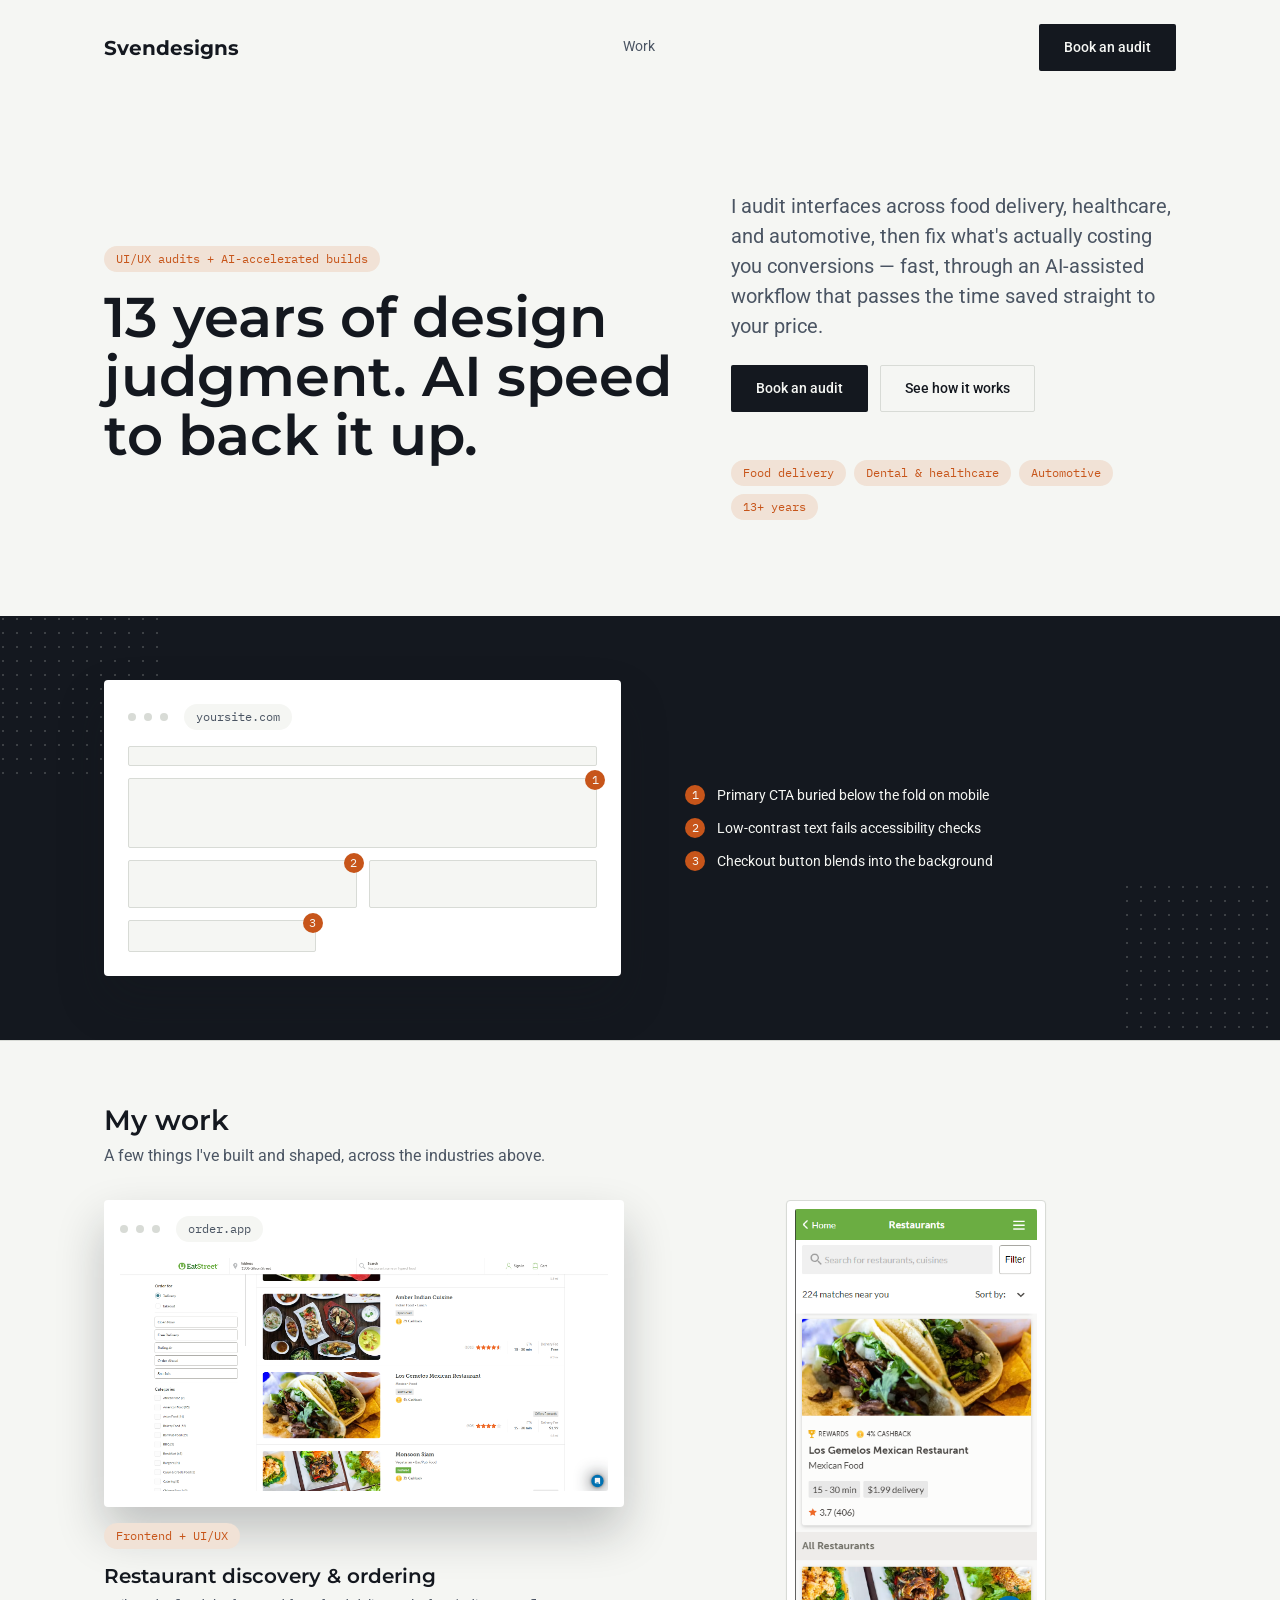
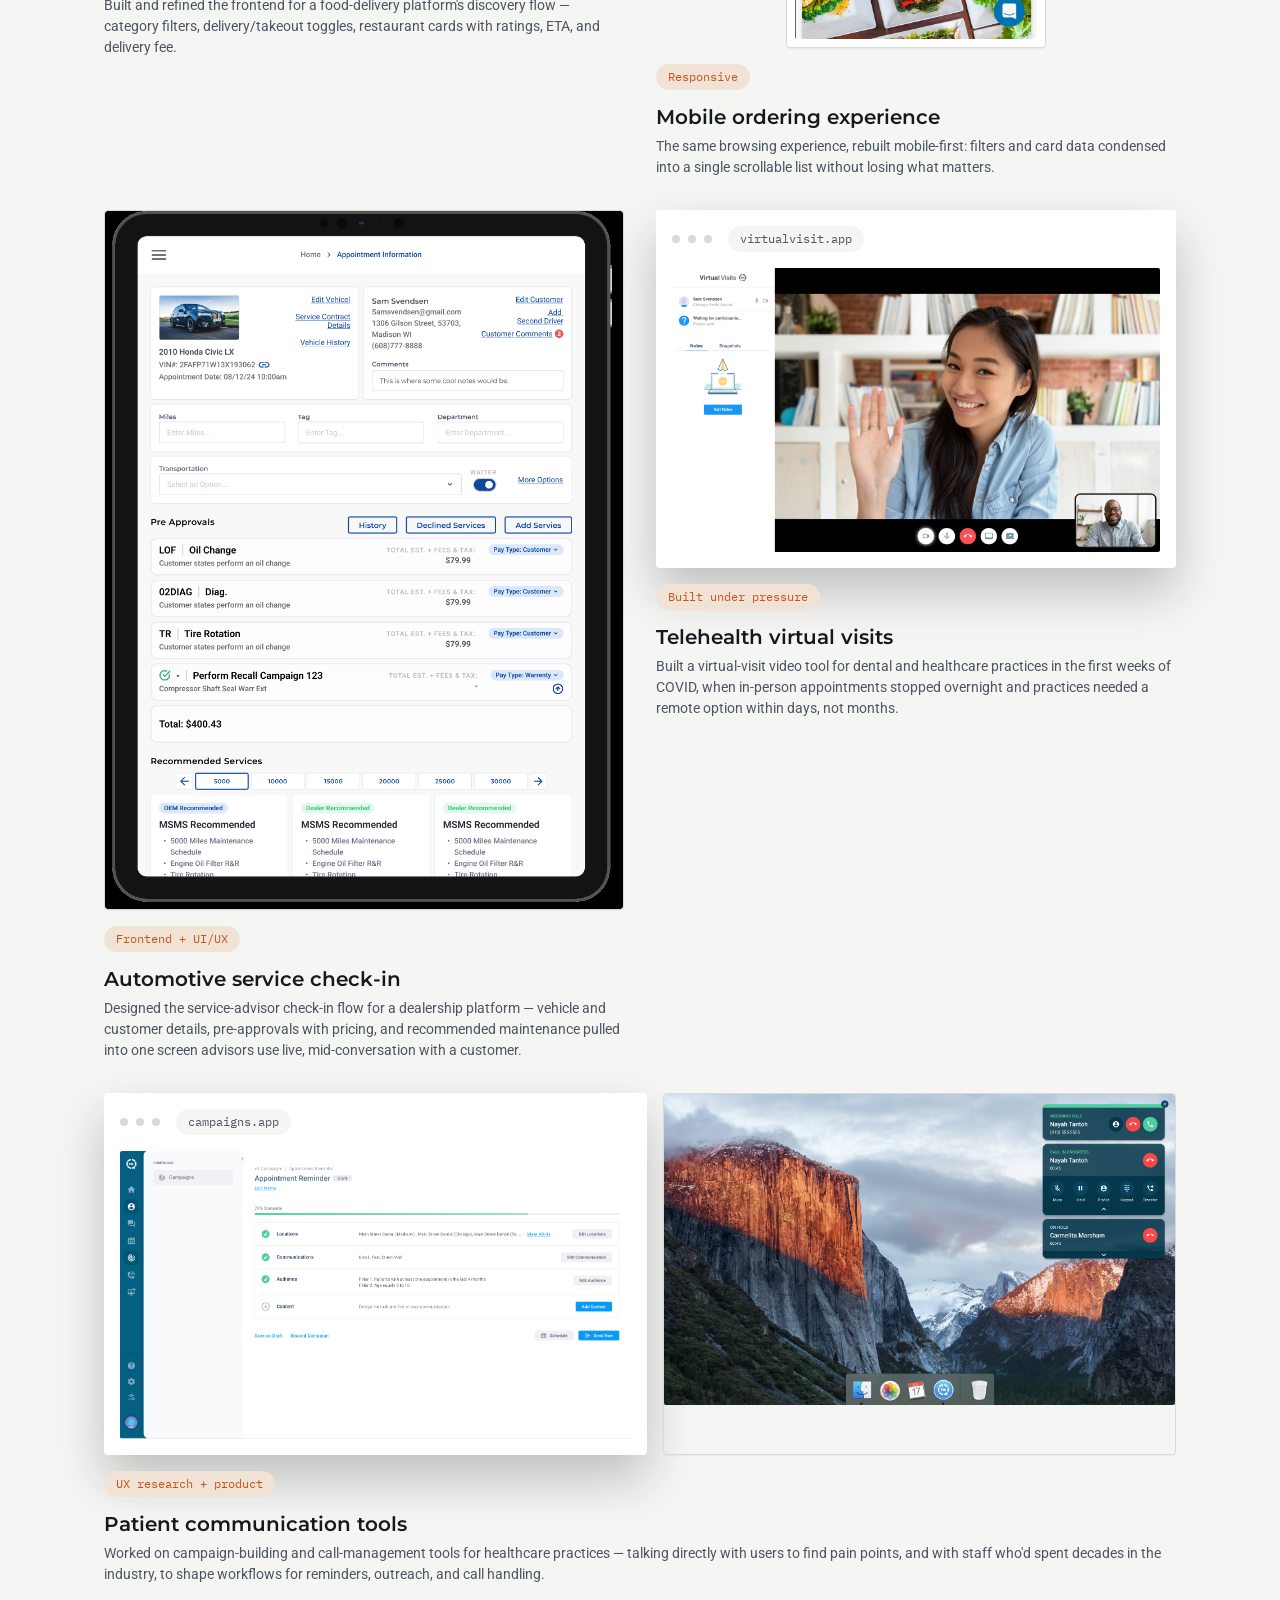
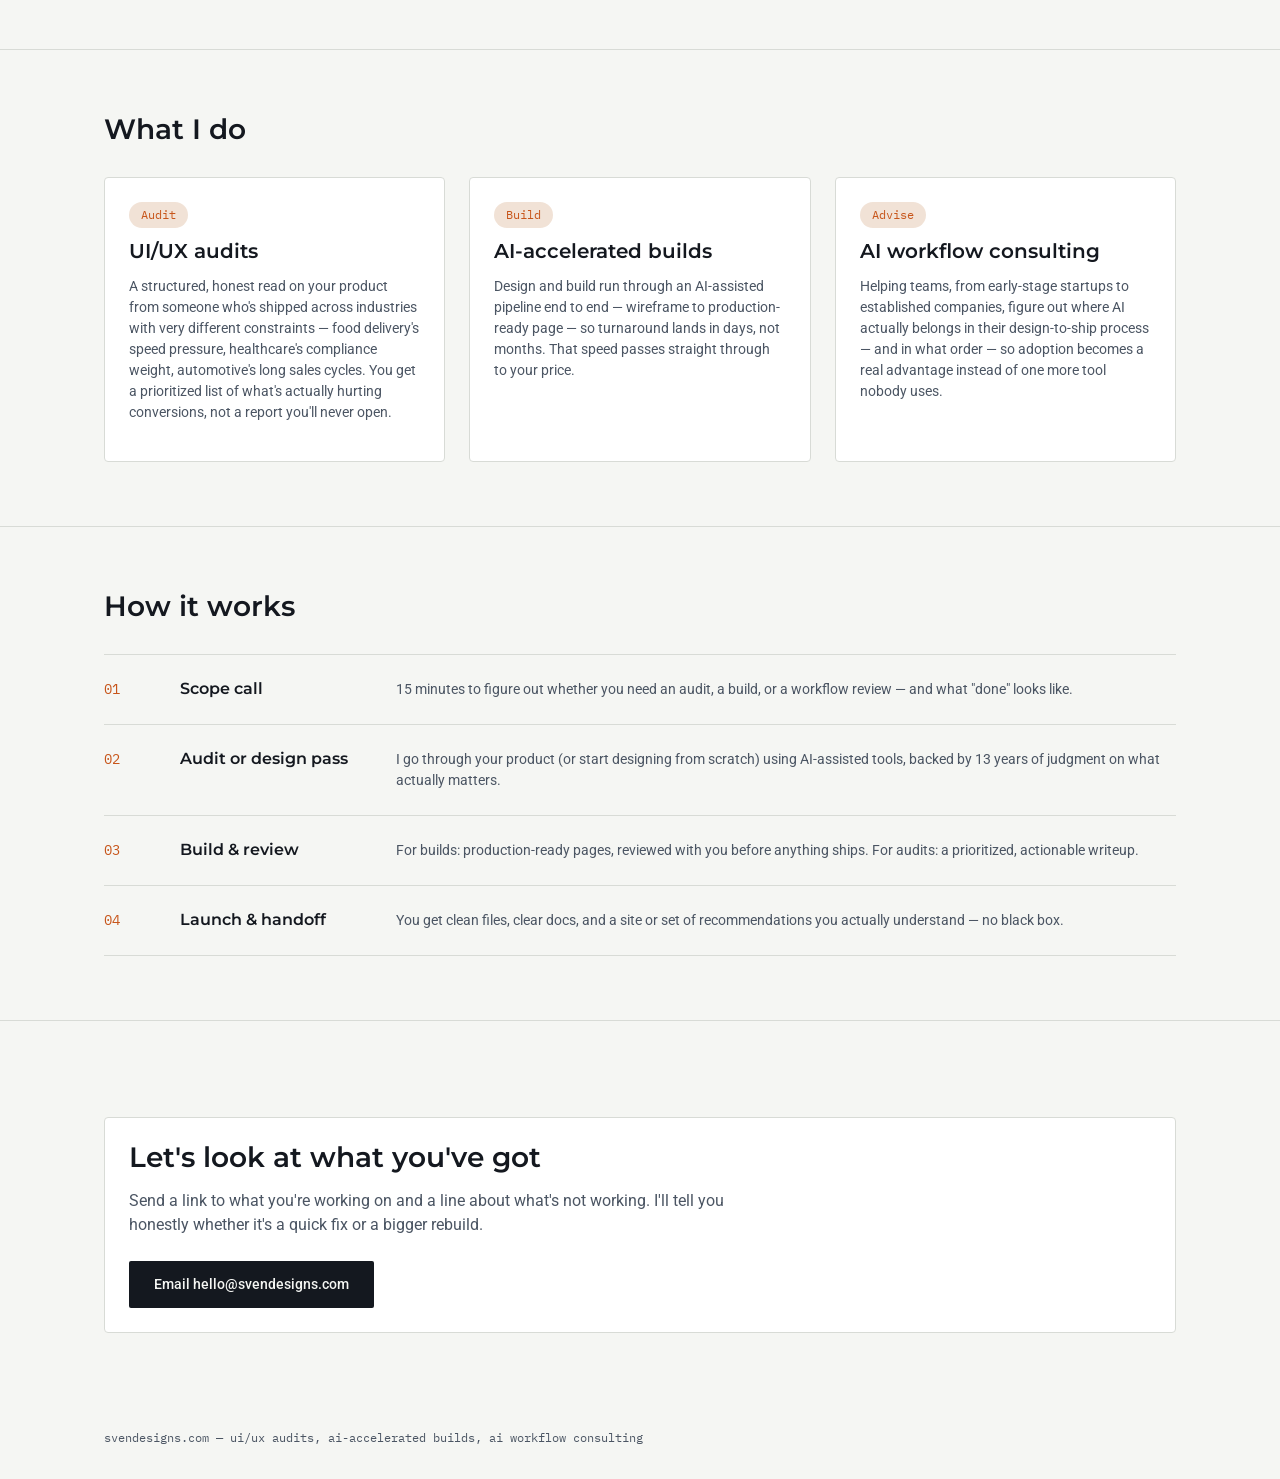
<file: index.html>
<!DOCTYPE html>
<html lang="en">
<head>
<meta charset="UTF-8">
<meta name="viewport" content="width=device-width, initial-scale=1.0">
<title>Svendesigns — UI/UX audits &amp; AI-accelerated web builds</title>
<meta name="description" content="13+ years of UX/UI experience across food delivery, healthcare, and automotive. Fast, actionable audits and AI-accelerated builds at a fraction of the usual cost and timeline.">
<link rel="preconnect" href="https://fonts.googleapis.com">
<link href="https://fonts.googleapis.com/css2?family=Montserrat:wght@500;600;700&family=Roboto:wght@400;500;600&family=IBM+Plex+Mono:wght@400;500&display=swap" rel="stylesheet">
<link rel="stylesheet" href="styles/tokens.css">
<link rel="stylesheet" href="styles/components.css">
<link rel="stylesheet" href="styles/home.css">
</head>
<body>

<div class="container">
  <nav class="site-nav">
    <a class="wordmark" href="/">Svendesigns</a>
    <a class="nav-link" href="#work">Work</a>
    <a class="btn btn-primary" href="#contact">Book an audit</a>
  </nav>
</div>

<header class="hero">
  <div class="container hero-grid">
    <div class="hero-main">
      <span class="badge">UI/UX audits + AI-accelerated builds</span>
      <h1>13 years of design judgment. AI speed to back it up.</h1>
    </div>
    <div class="hero-side">
      <p class="lead">
        I audit interfaces across food delivery, healthcare, and automotive, then
        fix what's actually costing you conversions — fast, through an
        AI-assisted workflow that passes the time saved straight to your price.
      </p>
      <div class="hero-actions">
        <a class="btn btn-primary" href="#contact">Book an audit</a>
        <a class="btn btn-secondary" href="#process">See how it works</a>
      </div>
      <div class="industries">
        <span class="badge">Food delivery</span>
        <span class="badge">Dental &amp; healthcare</span>
        <span class="badge">Automotive</span>
        <span class="badge">13+ years</span>
      </div>
    </div>
  </div>
</header>

<section class="proof-panel">
  <div class="dot-texture dot-texture--tl"></div>
  <div class="dot-texture dot-texture--br"></div>
  <div class="container proof-inner">

    <div class="mockup-card">
      <div class="browser-chrome">
        <span class="chrome-dot"></span><span class="chrome-dot"></span><span class="chrome-dot"></span>
        <span class="chrome-url">yoursite.com</span>
      </div>
      <div class="wireframe">
        <div class="wf-nav"></div>
        <div class="wf-hero">
          <div class="wf-block">
            <span class="flag">1</span>
          </div>
        </div>
        <div class="wf-row">
          <div class="wf-block">
            <span class="flag">2</span>
          </div>
          <div class="wf-block"></div>
        </div>
        <div class="wf-cta">
          <span class="flag">3</span>
        </div>
      </div>
    </div>

    <ul class="findings">
      <li><span class="flag flag-static">1</span> Primary CTA buried below the fold on mobile</li>
      <li><span class="flag flag-static">2</span> Low-contrast text fails accessibility checks</li>
      <li><span class="flag flag-static">3</span> Checkout button blends into the background</li>
    </ul>

  </div>
</section>

<section class="section" id="work">
  <div class="container">
    <h2 style="font-size: var(--text-xl);">My work</h2>
    <p style="color: var(--color-slate); max-width: var(--line-max); margin-top: var(--space-2);">
      A few things I've built and shaped, across the industries above.
    </p>

    <div class="work-grid">

      <article class="work-item">
        <div class="mockup-card work-shot">
          <div class="browser-chrome">
            <span class="chrome-dot"></span><span class="chrome-dot"></span><span class="chrome-dot"></span>
            <span class="chrome-url">order.app</span>
          </div>
          <img class="work-img" src="assets/work/food-desktop.png" alt="Restaurant discovery and ordering page, desktop view">
        </div>
        <div class="work-meta">
          <span class="badge">Frontend + UI/UX</span>
          <h3>Restaurant discovery &amp; ordering</h3>
          <p>Built and refined the frontend for a food-delivery platform's discovery flow — category filters, delivery/takeout toggles, restaurant cards with ratings, ETA, and delivery fee.</p>
        </div>
      </article>

      <article class="work-item">
        <div class="phone-frame">
          <img class="work-img" src="assets/work/food-mobile.png" alt="Restaurant discovery and ordering page, mobile view">
        </div>
        <div class="work-meta">
          <span class="badge">Responsive</span>
          <h3>Mobile ordering experience</h3>
          <p>The same browsing experience, rebuilt mobile-first: filters and card data condensed into a single scrollable list without losing what matters.</p>
        </div>
      </article>

      <article class="work-item">
        <div class="work-shot-plain">
          <img class="work-img" src="assets/work/service-checkin.png" alt="Service advisor vehicle check-in screen for an automotive dealership platform">
        </div>
        <div class="work-meta">
          <span class="badge">Frontend + UI/UX</span>
          <h3>Automotive service check-in</h3>
          <p>Designed the service-advisor check-in flow for a dealership platform — vehicle and customer details, pre-approvals with pricing, and recommended maintenance pulled into one screen advisors use live, mid-conversation with a customer.</p>
        </div>
      </article>

      <article class="work-item">
        <div class="mockup-card work-shot">
          <div class="browser-chrome">
            <span class="chrome-dot"></span><span class="chrome-dot"></span><span class="chrome-dot"></span>
            <span class="chrome-url">virtualvisit.app</span>
          </div>
          <img class="work-img" src="assets/work/telehealth-visit.png" alt="Telehealth virtual visit video call interface">
        </div>
        <div class="work-meta">
          <span class="badge">Built under pressure</span>
          <h3>Telehealth virtual visits</h3>
          <p>Built a virtual-visit video tool for dental and healthcare practices in the first weeks of COVID, when in-person appointments stopped overnight and practices needed a remote option within days, not months.</p>
        </div>
      </article>

      <article class="work-item work-item--wide">
        <div class="work-pair">
          <div class="mockup-card work-shot">
            <div class="browser-chrome">
              <span class="chrome-dot"></span><span class="chrome-dot"></span><span class="chrome-dot"></span>
              <span class="chrome-url">campaigns.app</span>
            </div>
            <img class="work-img" src="assets/work/campaign-builder.png" alt="Patient communication campaign builder">
          </div>
          <div class="work-shot-plain">
            <img class="work-img" src="assets/work/call-management.png" alt="Incoming call management widget">
          </div>
        </div>
        <div class="work-meta">
          <span class="badge">UX research + product</span>
          <h3>Patient communication tools</h3>
          <p>Worked on campaign-building and call-management tools for healthcare practices — talking directly with users to find pain points, and with staff who'd spent decades in the industry, to shape workflows for reminders, outreach, and call handling.</p>
        </div>
      </article>

    </div>
  </div>
</section>

<section class="section" id="services">
  <div class="container">
    <h2 style="font-size: var(--text-xl);">What I do</h2>
    <div class="services-grid">

      <div class="card service-card">
        <span class="badge">Audit</span>
        <h3>UI/UX audits</h3>
        <p>A structured, honest read on your product from someone who's shipped
        across industries with very different constraints — food delivery's
        speed pressure, healthcare's compliance weight, automotive's long
        sales cycles. You get a prioritized list of what's actually hurting
        conversions, not a report you'll never open.</p>
      </div>

      <div class="card service-card">
        <span class="badge">Build</span>
        <h3>AI-accelerated builds</h3>
        <p>Design and build run through an AI-assisted pipeline end to end —
        wireframe to production-ready page — so turnaround lands in days,
        not months. That speed passes straight through to your price.</p>
      </div>

      <div class="card service-card">
        <span class="badge">Advise</span>
        <h3>AI workflow consulting</h3>
        <p>Helping teams, from early-stage startups to established companies,
        figure out where AI actually belongs in their design-to-ship process
        — and in what order — so adoption becomes a real advantage instead
        of one more tool nobody uses.</p>
      </div>

    </div>
  </div>
</section>

<section class="section" id="process">
  <div class="container">
    <h2 style="font-size: var(--text-xl);">How it works</h2>
    <div class="process-list">

      <div class="process-step">
        <div class="num">01</div>
        <h3>Scope call</h3>
        <p>15 minutes to figure out whether you need an audit, a build, or a workflow review — and what "done" looks like.</p>
      </div>

      <div class="process-step">
        <div class="num">02</div>
        <h3>Audit or design pass</h3>
        <p>I go through your product (or start designing from scratch) using AI-assisted tools, backed by 13 years of judgment on what actually matters.</p>
      </div>

      <div class="process-step">
        <div class="num">03</div>
        <h3>Build &amp; review</h3>
        <p>For builds: production-ready pages, reviewed with you before anything ships. For audits: a prioritized, actionable writeup.</p>
      </div>

      <div class="process-step">
        <div class="num">04</div>
        <h3>Launch &amp; handoff</h3>
        <p>You get clean files, clear docs, and a site or set of recommendations you actually understand — no black box.</p>
      </div>

    </div>
  </div>
</section>

<section class="section" id="contact">
  <div class="container">
    <div class="card contact-card">
      <h2>Let's look at what you've got</h2>
      <p style="color: var(--color-slate); margin-bottom: var(--space-6); max-width: var(--line-max);">
        Send a link to what you're working on and a line about what's not working.
        I'll tell you honestly whether it's a quick fix or a bigger rebuild.
      </p>
      <a class="btn btn-primary" href="mailto:hello@svendesigns.com">Email hello@svendesigns.com</a>
    </div>
  </div>
</section>

<footer class="site-footer">
  <div class="container">
    svendesigns.com — ui/ux audits, ai-accelerated builds, ai workflow consulting
  </div>
</footer>

</body>
</html>
</file>
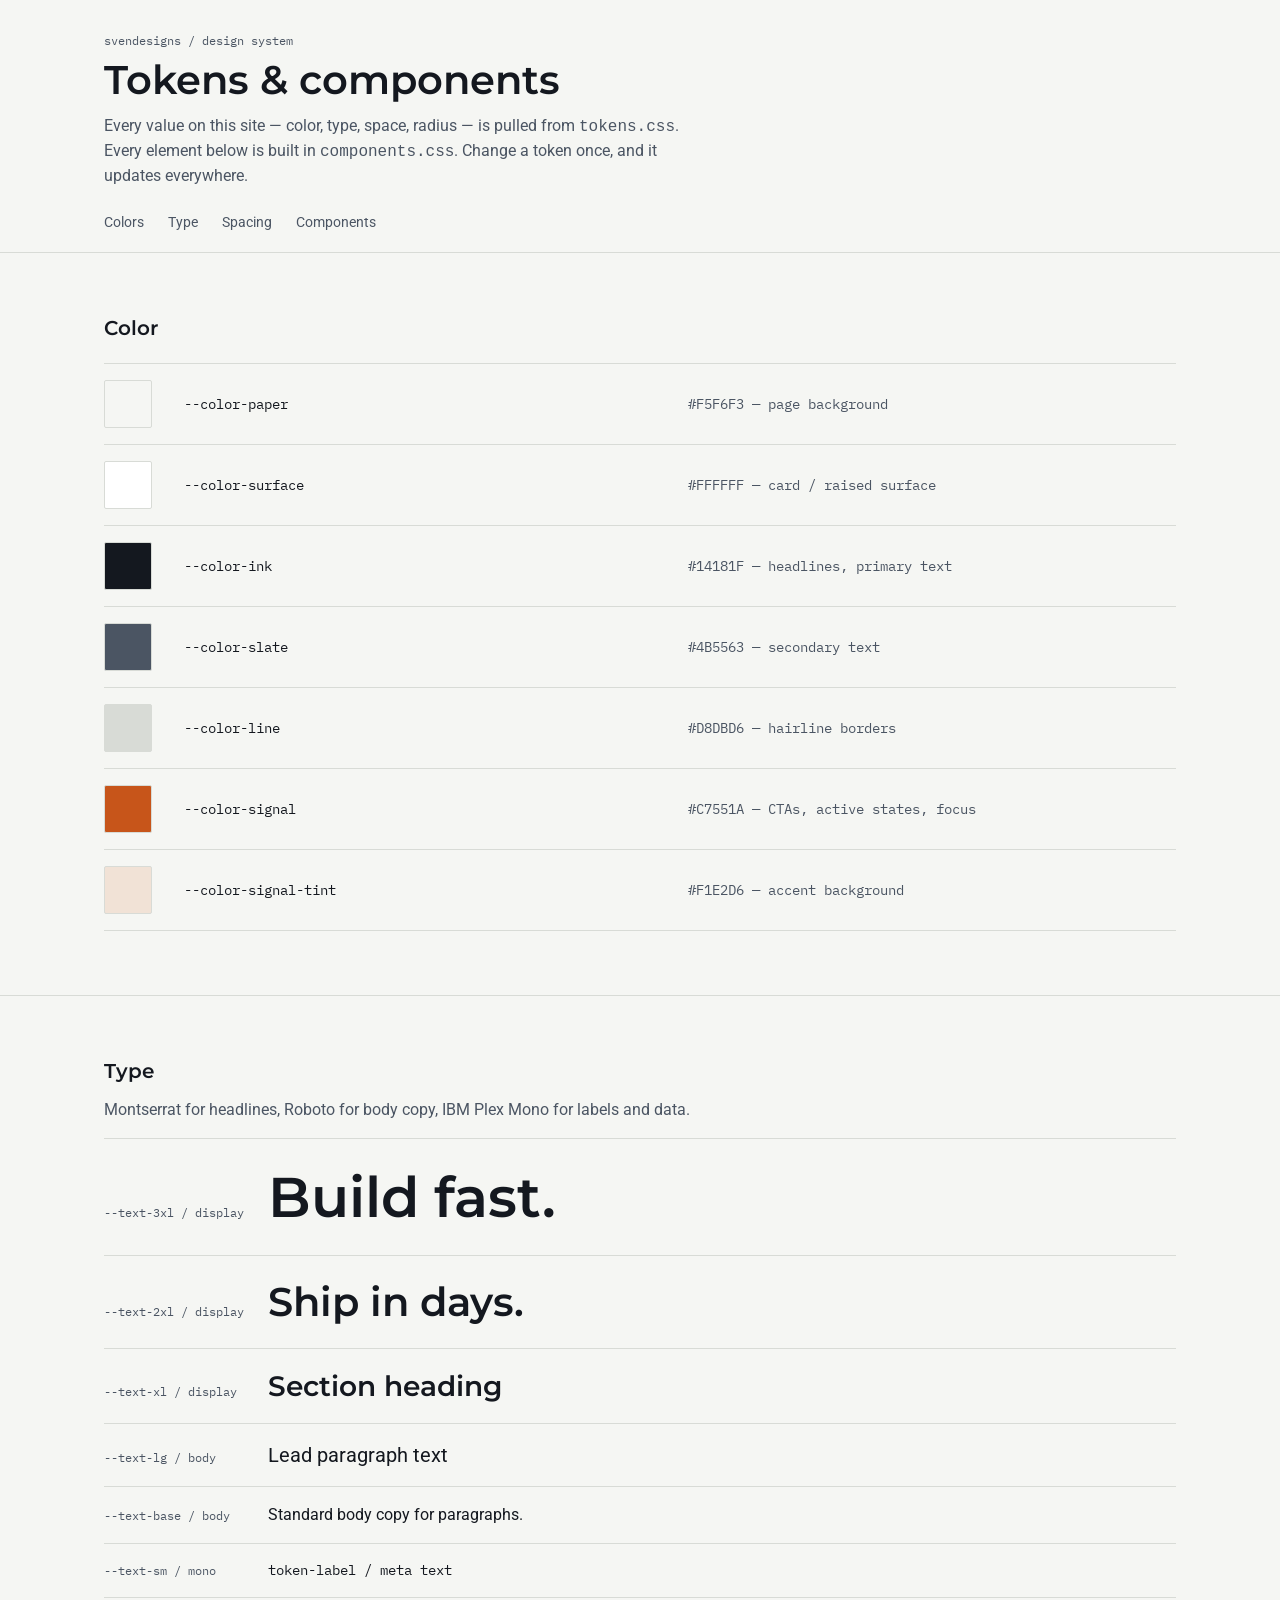
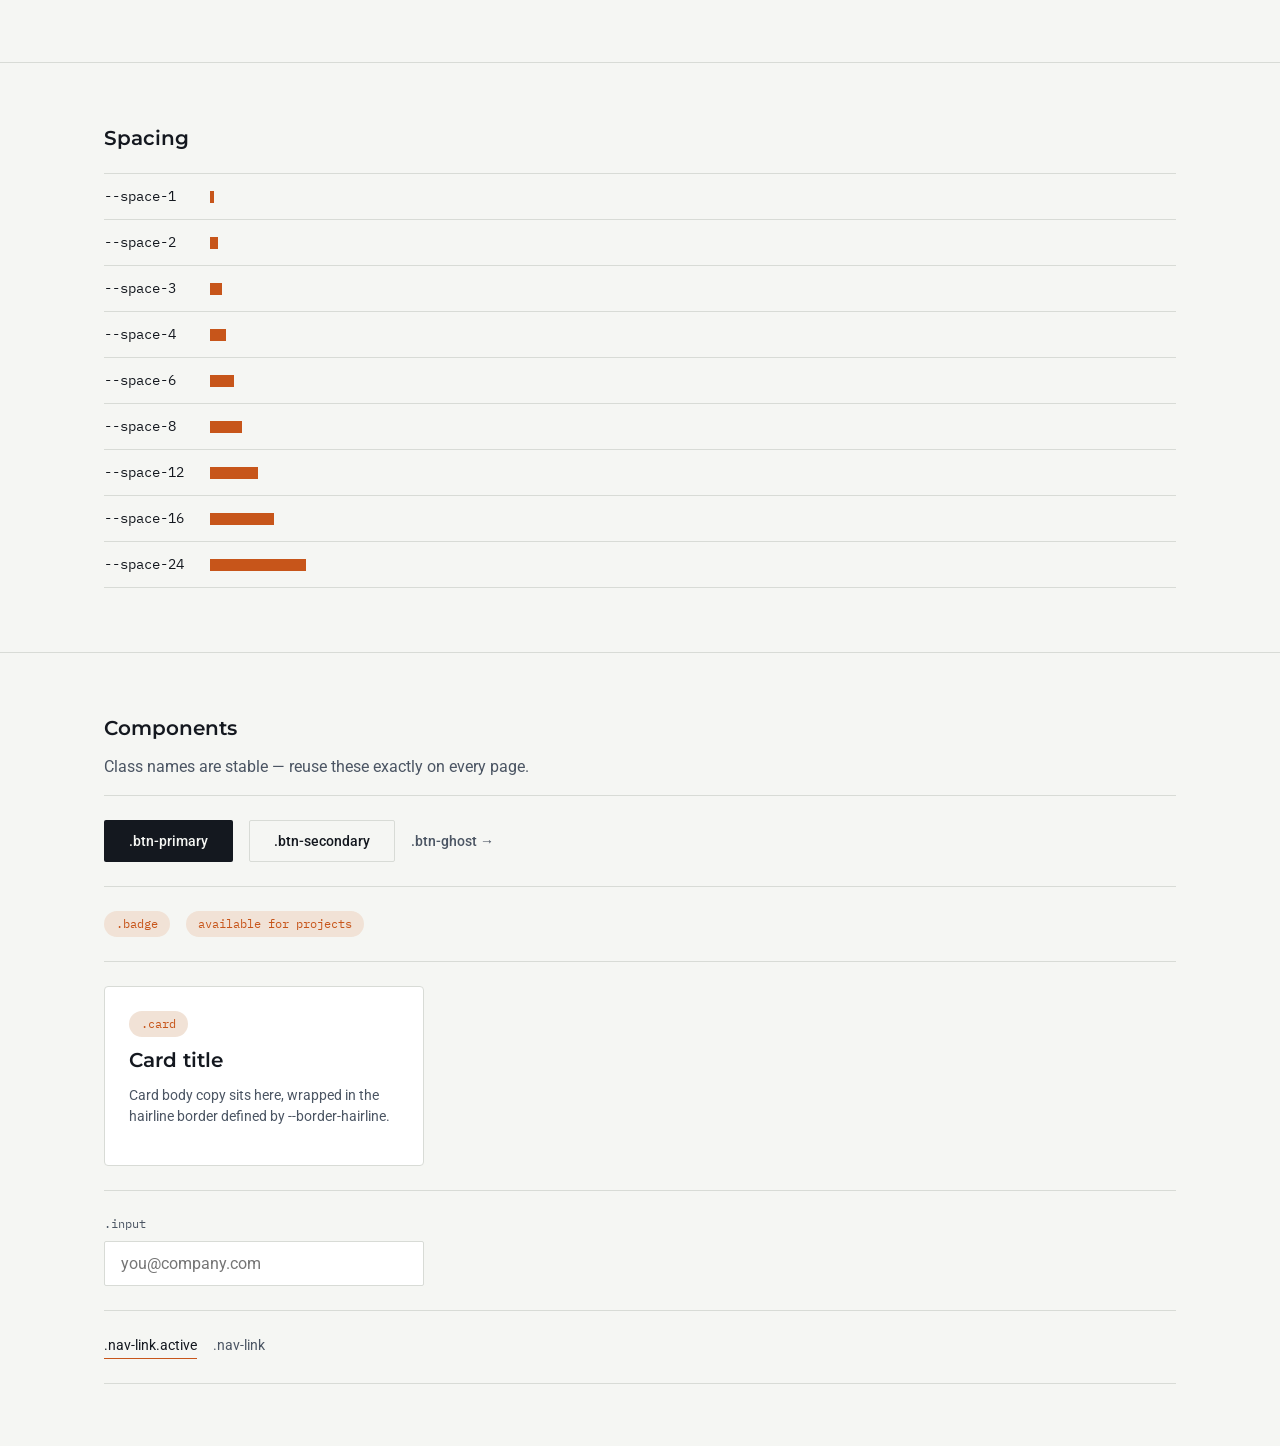
<file: style-guide.html>
<!DOCTYPE html>
<html lang="en">
<head>
<meta charset="UTF-8">
<meta name="viewport" content="width=device-width, initial-scale=1.0">
<title>Svendesigns — Design System</title>
<link rel="preconnect" href="https://fonts.googleapis.com">
<link href="https://fonts.googleapis.com/css2?family=Montserrat:wght@500;600;700&family=Roboto:wght@400;500;600&family=IBM+Plex+Mono:wght@400;500&display=swap" rel="stylesheet">
<link rel="stylesheet" href="styles/tokens.css">
<link rel="stylesheet" href="styles/components.css">
<style>
  .spec-row {
    display: grid;
    grid-template-columns: 64px 1fr 1fr;
    align-items: center;
    gap: var(--space-4);
    padding: var(--space-4) 0;
    border-top: var(--border-hairline);
  }
  .spec-row:last-child { border-bottom: var(--border-hairline); }
  .swatch {
    width: 48px; height: 48px;
    border-radius: var(--radius-sm);
    border: var(--border-hairline);
  }
  .token-name { font-family: var(--font-mono); font-size: var(--text-sm); color: var(--color-ink); }
  .token-value { font-family: var(--font-mono); font-size: var(--text-sm); color: var(--color-slate); }
  .type-sample { padding: var(--space-4) 0; border-top: var(--border-hairline); display:flex; align-items:baseline; gap: var(--space-6); }
  .type-sample:last-child { border-bottom: var(--border-hairline); }
  .type-meta { font-family: var(--font-mono); font-size: var(--text-xs); color: var(--color-slate); width: 140px; flex-shrink:0; }
  .space-row { display:flex; align-items:center; gap: var(--space-4); padding: var(--space-3) 0; border-top: var(--border-hairline); }
  .space-row:last-child { border-bottom: var(--border-hairline); }
  .space-bar { background: var(--color-signal); height: 12px; }
  .space-name { font-family: var(--font-mono); font-size: var(--text-sm); width: 90px; flex-shrink:0; }
  .component-row { display:flex; flex-wrap:wrap; gap: var(--space-4); align-items:center; padding: var(--space-6) 0; border-top: var(--border-hairline); }
  .component-row:last-child { border-bottom: var(--border-hairline); }
  .eyebrow { font-family: var(--font-mono); font-size: var(--text-xs); color: var(--color-slate); margin-bottom: var(--space-2); }
  header.top { padding: var(--space-8) 0 var(--space-4); }
  nav.toc { display:flex; gap: var(--space-6); margin-top: var(--space-6); flex-wrap:wrap; }
</style>
</head>
<body>

<header class="top">
  <div class="container">
    <div class="eyebrow">svendesigns / design system</div>
    <h1 style="font-size: var(--text-2xl);">Tokens &amp; components</h1>
    <p style="color: var(--color-slate); max-width: var(--line-max); margin-top: var(--space-3);">
      Every value on this site — color, type, space, radius — is pulled from
      <code>tokens.css</code>. Every element below is built in <code>components.css</code>.
      Change a token once, and it updates everywhere.
    </p>
    <nav class="toc">
      <a class="nav-link" href="#colors">Colors</a>
      <a class="nav-link" href="#type">Type</a>
      <a class="nav-link" href="#space">Spacing</a>
      <a class="nav-link" href="#components">Components</a>
    </nav>
  </div>
</header>

<section class="section" id="colors">
  <div class="container">
    <h2 style="font-size: var(--text-lg); margin-bottom: var(--space-6);">Color</h2>

    <div class="spec-row"><div class="swatch" style="background:var(--color-paper)"></div><div class="token-name">--color-paper</div><div class="token-value">#F5F6F3 — page background</div></div>
    <div class="spec-row"><div class="swatch" style="background:var(--color-surface)"></div><div class="token-name">--color-surface</div><div class="token-value">#FFFFFF — card / raised surface</div></div>
    <div class="spec-row"><div class="swatch" style="background:var(--color-ink)"></div><div class="token-name">--color-ink</div><div class="token-value">#14181F — headlines, primary text</div></div>
    <div class="spec-row"><div class="swatch" style="background:var(--color-slate)"></div><div class="token-name">--color-slate</div><div class="token-value">#4B5563 — secondary text</div></div>
    <div class="spec-row"><div class="swatch" style="background:var(--color-line)"></div><div class="token-name">--color-line</div><div class="token-value">#D8DBD6 — hairline borders</div></div>
    <div class="spec-row"><div class="swatch" style="background:var(--color-signal)"></div><div class="token-name">--color-signal</div><div class="token-value">#C7551A — CTAs, active states, focus</div></div>
    <div class="spec-row"><div class="swatch" style="background:var(--color-signal-tint)"></div><div class="token-name">--color-signal-tint</div><div class="token-value">#F1E2D6 — accent background</div></div>
  </div>
</section>

<section class="section" id="type">
  <div class="container">
    <h2 style="font-size: var(--text-lg); margin-bottom: var(--space-2);">Type</h2>
    <p style="color:var(--color-slate); margin-bottom: var(--space-4);">
      Montserrat for headlines, Roboto for body copy, IBM Plex Mono for labels and data.
    </p>

    <div class="type-sample"><div class="type-meta">--text-3xl / display</div><div style="font-family:var(--font-display); font-weight:600; font-size:var(--text-3xl);">Build fast.</div></div>
    <div class="type-sample"><div class="type-meta">--text-2xl / display</div><div style="font-family:var(--font-display); font-weight:600; font-size:var(--text-2xl);">Ship in days.</div></div>
    <div class="type-sample"><div class="type-meta">--text-xl / display</div><div style="font-family:var(--font-display); font-weight:600; font-size:var(--text-xl);">Section heading</div></div>
    <div class="type-sample"><div class="type-meta">--text-lg / body</div><div style="font-family:var(--font-body); font-size:var(--text-lg);">Lead paragraph text</div></div>
    <div class="type-sample"><div class="type-meta">--text-base / body</div><div style="font-family:var(--font-body); font-size:var(--text-base);">Standard body copy for paragraphs.</div></div>
    <div class="type-sample"><div class="type-meta">--text-sm / mono</div><div style="font-family:var(--font-mono); font-size:var(--text-sm);">token-label / meta text</div></div>
  </div>
</section>

<section class="section" id="space">
  <div class="container">
    <h2 style="font-size: var(--text-lg); margin-bottom: var(--space-6);">Spacing</h2>
    <div class="space-row"><div class="space-name">--space-1</div><div class="space-bar" style="width:4px"></div></div>
    <div class="space-row"><div class="space-name">--space-2</div><div class="space-bar" style="width:8px"></div></div>
    <div class="space-row"><div class="space-name">--space-3</div><div class="space-bar" style="width:12px"></div></div>
    <div class="space-row"><div class="space-name">--space-4</div><div class="space-bar" style="width:16px"></div></div>
    <div class="space-row"><div class="space-name">--space-6</div><div class="space-bar" style="width:24px"></div></div>
    <div class="space-row"><div class="space-name">--space-8</div><div class="space-bar" style="width:32px"></div></div>
    <div class="space-row"><div class="space-name">--space-12</div><div class="space-bar" style="width:48px"></div></div>
    <div class="space-row"><div class="space-name">--space-16</div><div class="space-bar" style="width:64px"></div></div>
    <div class="space-row"><div class="space-name">--space-24</div><div class="space-bar" style="width:96px"></div></div>
  </div>
</section>

<section class="section" id="components">
  <div class="container">
    <h2 style="font-size: var(--text-lg); margin-bottom: var(--space-2);">Components</h2>
    <p style="color:var(--color-slate); margin-bottom: var(--space-4);">Class names are stable — reuse these exactly on every page.</p>

    <div class="component-row">
      <button class="btn btn-primary">.btn-primary</button>
      <button class="btn btn-secondary">.btn-secondary</button>
      <button class="btn btn-ghost">.btn-ghost →</button>
    </div>

    <div class="component-row">
      <span class="badge">.badge</span>
      <span class="badge">available for projects</span>
    </div>

    <div class="component-row" style="align-items:flex-start;">
      <div class="card" style="max-width:320px;">
        <div class="badge" style="margin-bottom:var(--space-3);">.card</div>
        <h3 style="font-size:var(--text-lg); margin-bottom:var(--space-2);">Card title</h3>
        <p style="color:var(--color-slate); font-size:var(--text-sm);">Card body copy sits here, wrapped in the hairline border defined by --border-hairline.</p>
      </div>
    </div>

    <div class="component-row" style="align-items:flex-end;">
      <div style="max-width:320px; width:100%;">
        <label class="field-label" for="demo-input">.input</label>
        <input class="input" id="demo-input" type="text" placeholder="you@company.com">
      </div>
    </div>

    <div class="component-row">
      <a class="nav-link active" href="#">.nav-link.active</a>
      <a class="nav-link" href="#">.nav-link</a>
    </div>
  </div>
</section>

</body>
</html>
</file>
<file: styles/tokens.css>
/* ==========================================================================
   SVENDESIGNS — DESIGN TOKENS
   Single source of truth. Every component and page reads from these
   variables — never hardcode a color, size, or space value elsewhere.
   ========================================================================== */

:root {
  /* — Color — */
  --color-paper: #F5F6F3;        /* page background */
  --color-surface: #FFFFFF;      /* card / raised surface background */
  --color-ink: #14181F;          /* primary text, headlines */
  --color-slate: #4B5563;        /* secondary text */
  --color-line: #D8DBD6;         /* hairline borders/dividers */
  --color-signal: #C7551A;       /* accent — CTAs, active states, focus */
  --color-signal-tint: #F1E2D6;  /* accent background (badges, highlights) */

  /* — Type families — */
  --font-display: 'Montserrat', sans-serif;     /* headlines */
  --font-body: 'Roboto', sans-serif;            /* body copy, UI text */
  --font-mono: 'IBM Plex Mono', monospace;      /* labels, data, token names */

  /* — Type scale — */
  --text-xs: 0.75rem;    /* 12px */
  --text-sm: 0.875rem;   /* 14px */
  --text-base: 1rem;     /* 16px */
  --text-lg: 1.25rem;    /* 20px */
  --text-xl: 1.75rem;    /* 28px */
  --text-2xl: 2.5rem;    /* 40px */
  --text-3xl: 3.5rem;    /* 56px */

  /* — Weight — */
  --weight-regular: 400;
  --weight-medium: 500;
  --weight-semibold: 600;

  /* — Line height — */
  --leading-tight: 1.1;
  --leading-normal: 1.5;
  --leading-relaxed: 1.7;

  /* — Space (4px base unit) — */
  --space-1: 0.25rem;
  --space-2: 0.5rem;
  --space-3: 0.75rem;
  --space-4: 1rem;
  --space-6: 1.5rem;
  --space-8: 2rem;
  --space-12: 3rem;
  --space-16: 4rem;
  --space-24: 6rem;

  /* — Radius — */
  --radius-sm: 2px;
  --radius-md: 4px;
  --radius-full: 999px;

  /* — Border — */
  --border-hairline: 1px solid var(--color-line);

  /* — Shadow (used sparingly) — */
  --shadow-sm: 0 1px 2px rgba(20, 24, 31, 0.06);
  --shadow-lg: 0 24px 48px rgba(20, 24, 31, 0.24);

  /* — Audit annotation — */
  --color-good: #2F9E63;
  --color-on-dark: var(--color-paper);

  /* — Layout — */
  --content-max: 1120px;
  --line-max: 68ch;
}
</file>
<file: styles/components.css>
/* ==========================================================================
   SVENDESIGNS — BASE COMPONENTS
   Every value here is a var() from tokens.css. If it's not a token,
   it doesn't belong in this file.
   ========================================================================== */

* { box-sizing: border-box; }

img {
  max-width: 100%;
  height: auto;
  display: block;
}

body {
  margin: 0;
  background: var(--color-paper);
  color: var(--color-ink);
  font-family: var(--font-body);
  font-size: var(--text-base);
  line-height: var(--leading-normal);
  -webkit-font-smoothing: antialiased;
}

h1, h2, h3 {
  font-family: var(--font-display);
  font-weight: var(--weight-semibold);
  line-height: var(--leading-tight);
  margin: 0;
}

a { color: inherit; }

/* — Layout helpers — */
.container {
  max-width: var(--content-max);
  margin: 0 auto;
  padding: 0 var(--space-6);
}

.section {
  padding: var(--space-16) 0;
  border-top: var(--border-hairline);
}

/* — Buttons — */
.btn {
  font-family: var(--font-body);
  font-weight: var(--weight-medium);
  font-size: var(--text-sm);
  padding: var(--space-3) var(--space-6);
  border-radius: var(--radius-sm);
  border: 1px solid transparent;
  cursor: pointer;
  display: inline-flex;
  align-items: center;
  gap: var(--space-2);
  text-decoration: none;
  transition: background 0.15s ease, color 0.15s ease, border-color 0.15s ease;
}
.btn-primary {
  background: var(--color-ink);
  color: var(--color-paper);
}
.btn-primary:hover { background: var(--color-signal); }

.btn-secondary {
  background: transparent;
  color: var(--color-ink);
  border-color: var(--color-line);
}
.btn-secondary:hover { border-color: var(--color-ink); }

.btn-ghost {
  background: transparent;
  color: var(--color-slate);
  border: none;
  padding-left: 0;
  padding-right: 0;
}
.btn-ghost:hover { color: var(--color-ink); }

/* — Card — */
.card {
  background: var(--color-surface);
  border: var(--border-hairline);
  border-radius: var(--radius-md);
  padding: var(--space-6);
}

/* — Badge — */
.badge {
  font-family: var(--font-mono);
  font-size: var(--text-xs);
  padding: var(--space-1) var(--space-3);
  border-radius: var(--radius-full);
  background: var(--color-signal-tint);
  color: var(--color-signal);
  display: inline-block;
}

/* — Nav link — */
.nav-link {
  font-family: var(--font-body);
  font-size: var(--text-sm);
  color: var(--color-slate);
  text-decoration: none;
  padding-bottom: 2px;
  border-bottom: 1px solid transparent;
}
.nav-link:hover, .nav-link.active {
  color: var(--color-ink);
  border-color: var(--color-signal);
}

/* — Input / Field — */
.field-label {
  font-family: var(--font-mono);
  font-size: var(--text-xs);
  color: var(--color-slate);
  display: block;
  margin-bottom: var(--space-2);
}
.input {
  font-family: var(--font-body);
  font-size: var(--text-base);
  padding: var(--space-3) var(--space-4);
  border: var(--border-hairline);
  border-radius: var(--radius-sm);
  background: var(--color-surface);
  color: var(--color-ink);
  width: 100%;
}
.input:focus {
  outline: 2px solid var(--color-signal);
  outline-offset: 1px;
  border-color: var(--color-signal);
}

/* — Focus visibility (accessibility floor) — */
a:focus-visible, button:focus-visible, .btn:focus-visible {
  outline: 2px solid var(--color-signal);
  outline-offset: 2px;
}

@media (prefers-reduced-motion: reduce) {
  * { transition: none !important; }
}
</file>
<file: styles/home.css>
/* ==========================================================================
   SVENDESIGNS — HOME LAYOUT (mobile-first)
   Base rules target the smallest screen. Every @media query below adds
   capability for wider viewports — never subtracts for narrow ones.
   ========================================================================== */

/* — Nav — */
.site-nav {
  display: flex;
  align-items: center;
  justify-content: space-between;
  padding: var(--space-6) 0;
}
.wordmark {
  font-family: var(--font-display);
  font-weight: 700;
  font-size: var(--text-lg);
  text-decoration: none;
  color: var(--color-ink);
}

/* — Hero — */
.hero {
  padding: var(--space-12) 0 var(--space-16);
}
.hero-grid {
  display: grid;
  grid-template-columns: 1fr;
  gap: var(--space-8);
}
.hero-main .badge { margin-bottom: var(--space-4); }
.hero-main h1 {
  font-size: clamp(2.25rem, 7vw, var(--text-3xl));
  line-height: 1.05;
  margin-bottom: 0;
}
.hero-side { display: flex; flex-direction: column; gap: var(--space-6); }
.hero p.lead {
  font-size: var(--text-base);
  color: var(--color-slate);
  max-width: var(--line-max);
  margin: 0;
}
.hero-actions {
  display: flex;
  flex-direction: column;
  gap: var(--space-3);
}
.hero-actions .btn { justify-content: center; }

/* — Proof panel (dark, textured, floating mockup) — */
.proof-panel {
  position: relative;
  overflow: hidden;
  background: var(--color-ink);
  padding: var(--space-16) 0;
}
.dot-texture {
  position: absolute;
  width: 220px;
  height: 220px;
  background-image: radial-gradient(rgba(245, 246, 243, 0.18) 1.5px, transparent 1.5px);
  background-size: 14px 14px;
  pointer-events: none;
}
.dot-texture--tl { top: -60px; left: -60px; }
.dot-texture--br { bottom: -60px; right: -60px; }

.proof-inner {
  position: relative;
  z-index: 2;
  display: flex;
  flex-direction: column;
  align-items: center;
  gap: var(--space-8);
}

.mockup-card {
  background: var(--color-surface);
  border-radius: var(--radius-md);
  box-shadow: var(--shadow-lg);
  padding: var(--space-6);
  width: 100%;
  max-width: 560px;
}
.browser-chrome {
  display: flex;
  align-items: center;
  gap: var(--space-2);
  margin-bottom: var(--space-4);
}
.chrome-dot {
  width: 8px; height: 8px;
  border-radius: var(--radius-full);
  background: var(--color-line);
}
.chrome-url {
  font-family: var(--font-mono);
  font-size: var(--text-xs);
  color: var(--color-slate);
  background: var(--color-paper);
  padding: var(--space-1) var(--space-3);
  border-radius: var(--radius-full);
  margin-left: var(--space-2);
}

.wireframe { display: flex; flex-direction: column; gap: var(--space-3); }
.wf-nav, .wf-block, .wf-cta {
  background: var(--color-paper);
  border: var(--border-hairline);
  border-radius: var(--radius-sm);
}
.wf-nav { height: 20px; }
.wf-hero { position: relative; }
.wf-hero .wf-block { height: 70px; }
.wf-row { display: flex; gap: var(--space-3); }
.wf-row .wf-block { flex: 1; height: 48px; position: relative; }
.wf-cta { height: 32px; width: 40%; position: relative; }

.flag {
  position: absolute;
  top: -8px; right: -8px;
  width: 20px; height: 20px;
  border-radius: var(--radius-full);
  background: var(--color-signal);
  color: var(--color-paper);
  font-family: var(--font-mono);
  font-size: var(--text-xs);
  display: flex; align-items: center; justify-content: center;
}
.flag-static {
  position: static;
  flex-shrink: 0;
}

.findings {
  list-style: none;
  margin: 0; padding: 0;
  color: var(--color-on-dark);
  display: flex;
  flex-direction: column;
  gap: var(--space-3);
  width: 100%;
  max-width: 560px;
}
.findings li {
  display: flex;
  align-items: center;
  gap: var(--space-3);
  font-size: var(--text-sm);
}

/* — Industries strip — */
.industries {
  display: flex;
  flex-wrap: wrap;
  gap: var(--space-2);
  margin-top: var(--space-6);
}

/* — Services grid — */
.services-grid {
  display: grid;
  grid-template-columns: 1fr;
  gap: var(--space-4);
  margin-top: var(--space-8);
}
.service-card h3 {
  font-size: var(--text-lg);
  margin: var(--space-3) 0 var(--space-2);
}
.service-card p {
  color: var(--color-slate);
  font-size: var(--text-sm);
}

/* — Process — */
.process-list {
  margin-top: var(--space-8);
  display: flex;
  flex-direction: column;
}
.process-step {
  display: grid;
  grid-template-columns: 40px 1fr;
  gap: var(--space-4);
  padding: var(--space-6) 0;
  border-top: var(--border-hairline);
}
.process-list .process-step:last-child { border-bottom: var(--border-hairline); }
.process-step .num {
  font-family: var(--font-mono);
  font-size: var(--text-sm);
  color: var(--color-signal);
}
.process-step h3 {
  font-size: var(--text-base);
  margin-bottom: var(--space-1);
}
.process-step p {
  color: var(--color-slate);
  font-size: var(--text-sm);
  margin: 0;
}

/* — My Work — */
.work-grid {
  display: grid;
  grid-template-columns: 1fr;
  gap: var(--space-8);
  margin-top: var(--space-8);
}
.work-item { min-width: 0; }
.work-img { width: 100%; display: block; border-radius: var(--radius-sm); }
.mockup-card.work-shot { max-width: none; padding: var(--space-4); }
.phone-frame {
  border: var(--border-hairline);
  border-radius: var(--radius-md);
  padding: var(--space-2);
  background: var(--color-surface);
  box-shadow: var(--shadow-sm);
  max-width: 260px;
  margin: 0 auto;
}
.work-meta { margin-top: var(--space-4); }
.work-meta .badge { margin-bottom: var(--space-2); }
.work-meta h3 { font-size: var(--text-lg); margin: var(--space-2) 0; }
.work-meta p { color: var(--color-slate); font-size: var(--text-sm); margin: 0; }
.work-item--text {
  background: var(--color-surface);
  border: var(--border-hairline);
  border-radius: var(--radius-md);
  padding: var(--space-6);
}
.work-item--text .work-meta { margin-top: 0; }
.work-shot-plain {
  border: var(--border-hairline);
  border-radius: var(--radius-md);
  overflow: hidden;
  box-shadow: var(--shadow-sm);
}
.work-pair {
  display: flex;
  flex-direction: column;
  gap: var(--space-4);
}
.work-pair > * { flex: 1; }
.contact-card {
  text-align: left;
  margin-top: var(--space-8);
}
.contact-card h2 {
  font-size: var(--text-xl);
  margin-bottom: var(--space-3);
}
.site-footer {
  padding: var(--space-8) 0;
  color: var(--color-slate);
  font-size: var(--text-xs);
  font-family: var(--font-mono);
}

/* ==========================================================================
   Tablet and up
   ========================================================================== */
@media (min-width: 700px) {
  .hero-actions { flex-direction: row; }
  .hero-actions .btn { justify-content: flex-start; }

  .services-grid {
    grid-template-columns: repeat(3, 1fr);
    gap: var(--space-6);
  }

  .work-grid {
    grid-template-columns: repeat(2, 1fr);
  }
  .work-item--text, .work-item--wide { grid-column: 1 / -1; }
  .work-pair { flex-direction: row; }

  .process-step {
    grid-template-columns: 60px 200px 1fr;
    align-items: baseline;
  }
  .process-step h3 { margin-bottom: 0; }
}

@media (min-width: 900px) {
  .hero-grid {
    grid-template-columns: 1.3fr 1fr;
    align-items: center;
    gap: var(--space-12);
  }
  .hero-side { align-items: flex-start; }

  .proof-inner {
    flex-direction: row;
    align-items: center;
    justify-content: center;
    gap: var(--space-16);
  }
}

/* ==========================================================================
   Desktop and up
   ========================================================================== */
@media (min-width: 1024px) {
  .hero { padding: var(--space-24) 0 var(--space-24); }
  .hero p.lead { font-size: var(--text-lg); }
}
</file>
